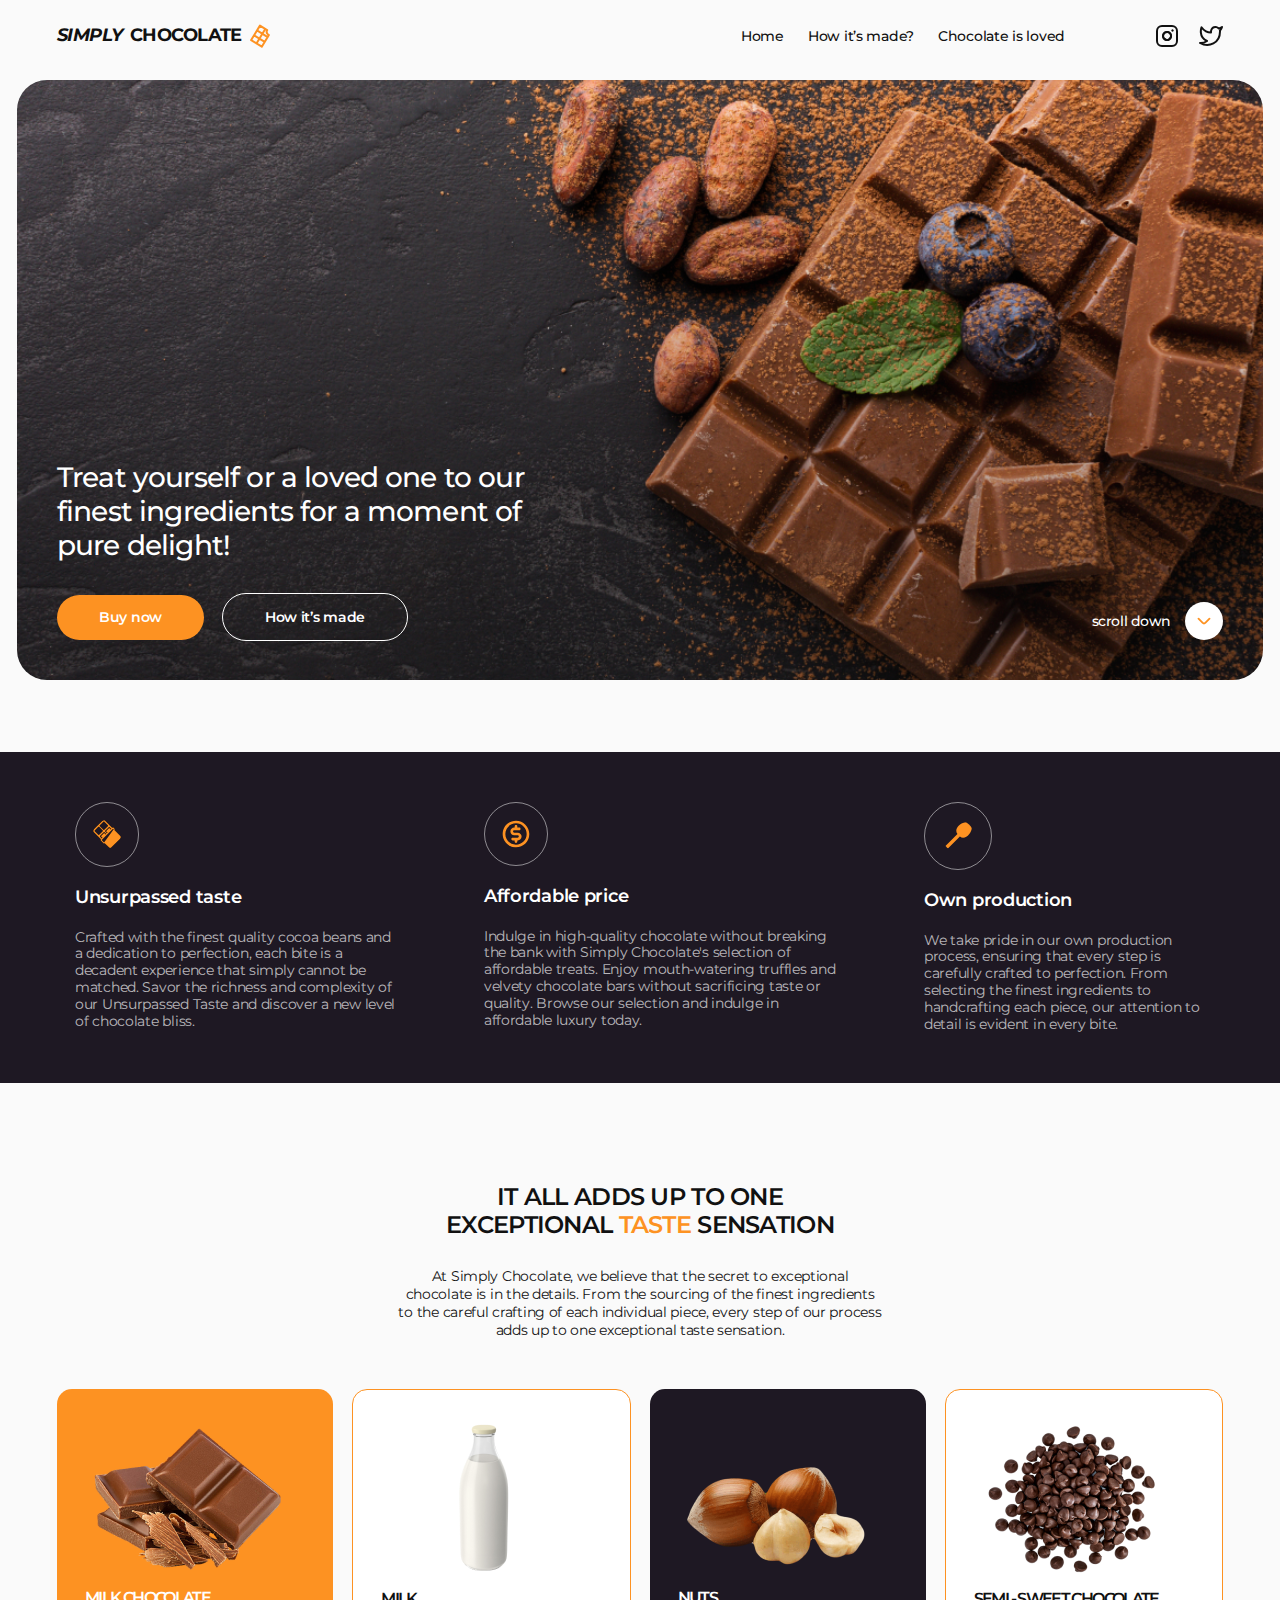
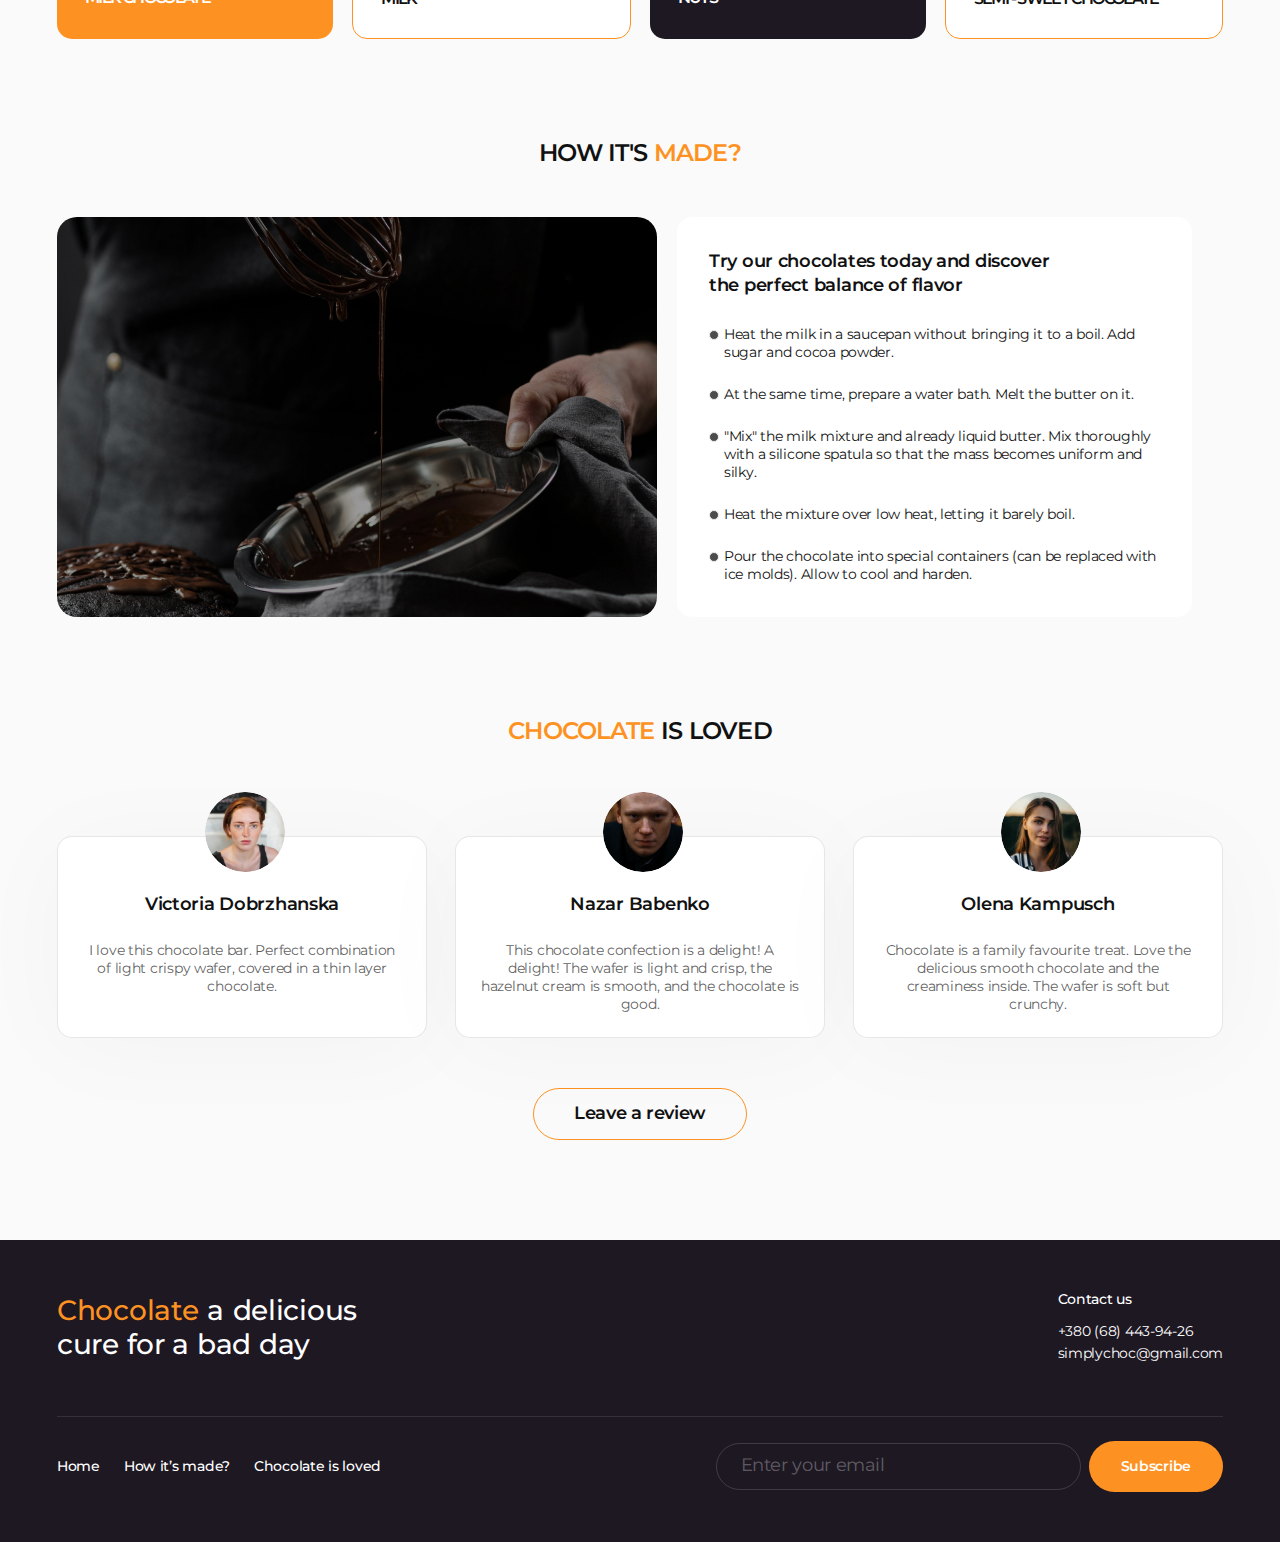
<file: index.html>
<!DOCTYPE html>
<html lang="en">
  <head>
    <meta charset="UTF-8" />
    <meta http-equiv="X-UA-Compatible" content="IE=edge" />
    <meta name="viewport" content="width=device-width, initial-scale=1.0" />
    <link rel="preconnect" href="https://fonts.googleapis.com" />
    <link rel="preconnect" href="https://fonts.gstatic.com" crossorigin />
    <link
      href="https://fonts.googleapis.com/css2?family=Montserrat:wght@400;500;600;700&display=swap"
      rel="stylesheet"
    />
    <title>Simply Chocolate</title>
    <link
      rel="stylesheet"
      href="https://cdnjs.cloudflare.com/ajax/libs/modern-normalize/2.0.0/modern-normalize.min.css"
      integrity="sha512-4xo8blKMVCiXpTaLzQSLSw3KFOVPWhm/TRtuPVc4WG6kUgjH6J03IBuG7JZPkcWMxJ5huwaBpOpnwYElP/m6wg=="
      crossorigin="anonymous"
      referrerpolicy="no-referrer"
    />
    <link rel="stylesheet" href="./css/style.css" />
  </head>
  <body>
    <header class="header">
      <div class="container header-container">
        <nav class="header-nav">
          <a href="./index.html" class="header-logo"
            ><span class="header-primary">SIMPLY</span> CHOCOLATE
            <img src="/images/logo.svg" alt="logo" width="24" height="24" />
          </a>
          <ul class="header-menu">
            <li class="header-menu-item">
              <a href="#home" class="header-menu-link">Home</a>
            </li>
            <li class="header-menu-item">
              <a href="#made" class="header-menu-link">How it’s made?</a>
            </li>
            <li class="header-menu-item">
              <a href="#loved" class="header-menu-link">Chocolate is loved</a>
            </li>
          </ul>
        </nav>
        <ul class="header-social">
          <li class="header-social-item">
            <a href="#" class="header-social-link">
              <img src="/images/instagram.svg" alt="insta" />
            </a>
          </li>
          <li class="header-social-item">
            <a href="#" class="header-social-link">
              <img src="/images/twitter.svg" alt="twitter" />
            </a>
          </li>
        </ul>
      </div>
    </header>

    <main>
      <section id="home" class="hero">
        <div class="container hero-container">
          <h1 class="hero-title">
            Treat yourself or a loved one to our finest ingredients for a moment
            of pure delight!
          </h1>
          <button type="button" class="hero-btn">Buy now</button>
          <a href="#made" class="hero-link">How it’s made</a>
          <a href="#footer" class="hero-scroll-link">
            <p class="hero-scroll-text">scroll down</p>
            <div class="scroll-bg">
              <svg
                class="hero-scroll-svg"
                width="14"
                height="8"
                viewBox="0 0 14 8"
                fill="none"
                xmlns="http://www.w3.org/2000/svg"
              >
                <path
                  d="M7.65085 5.2835C7.56563 5.36942 7.46425 5.43762 7.35254 5.48415C7.24084 5.53069 7.12102 5.55465 7.00001 5.55465C6.879 5.55465 6.75919 5.53069 6.64748 5.48415C6.53578 5.43762 6.43439 5.36942 6.34918 5.2835L2.15084 1.076C2.06562 0.990084 1.96424 0.921889 1.85253 0.875351C1.74083 0.828813 1.62102 0.804853 1.50001 0.804853C1.37899 0.804853 1.25918 0.828813 1.14748 0.875351C1.03577 0.921889 0.934387 0.990084 0.849171 1.076C0.678441 1.24775 0.582611 1.48008 0.582611 1.72225C0.582611 1.96442 0.678441 2.19675 0.849171 2.3685L5.05668 6.576C5.5723 7.09099 6.27126 7.38025 7.00001 7.38025C7.72877 7.38025 8.42772 7.09099 8.94335 6.576L13.1509 2.3685C13.3202 2.19776 13.4157 1.96731 13.4167 1.72684C13.4174 1.6062 13.3943 1.4866 13.3486 1.37492C13.303 1.26324 13.2358 1.16166 13.1509 1.076C13.0656 0.990084 12.9643 0.921889 12.8525 0.875351C12.7408 0.828813 12.621 0.804853 12.5 0.804853C12.379 0.804853 12.2592 0.828813 12.1475 0.875351C12.0358 0.921889 11.9344 0.990084 11.8492 1.076L7.65085 5.2835Z"
                  fill="#FD9222"
                />
              </svg>
            </div>
          </a>
        </div>
      </section>
      <section class="benefits">
        <div class="container">
          <h2 class="visually-hidden">Benefits</h2>
          <ul class="benefits-list">
            <li class="benefits-item">
              <img
                class="benefits-svg"
                src="/images/pros-1.svg"
                alt="Unsurpassed taste"
              />
              <h3 class="benefits-subtitle">Unsurpassed taste</h3>
              <p class="benefits-item-text">
                Crafted with the finest quality cocoa beans and a dedication to
                perfection, each bite is a decadent experience that simply
                cannot be matched. Savor the richness and complexity of our
                Unsurpassed Taste and discover a new level of chocolate bliss.
              </p>
            </li>
            <li class="benefits-item">
              <img
                class="benefits-svg"
                src="/images/pros-2.svg"
                alt="Affordable price"
              />
              <h3 class="benefits-subtitle">Affordable price</h3>
              <p class="benefits-item-text">
                Indulge in high-quality chocolate without breaking the bank with
                Simply Chocolate's selection of affordable treats. Enjoy
                mouth-watering truffles and velvety chocolate bars without
                sacrificing taste or quality. Browse our selection and indulge
                in affordable luxury today.
              </p>
            </li>
            <li class="benefits-item">
              <img
                class="benefits-svg"
                src="/images/pros-3.svg"
                alt="Own production"
              />
              <h3 class="benefits-subtitle">Own production</h3>
              <p class="benefits-item-text">
                We take pride in our own production process, ensuring that every
                step is carefully crafted to perfection. From selecting the
                finest ingredients to handcrafting each piece, our attention to
                detail is evident in every bite.
              </p>
            </li>
          </ul>
        </div>
      </section>
      <section class="products">
        <div class="container">
          <h2 class="products-title section-title">
            IT ALL ADDS UP TO ONE EXCEPTIONAL
            <span class="section-title-secondary">TASTE</span> SENSATION
          </h2>
          <p class="products-text">
            At Simply Chocolate, we believe that the secret to exceptional
            chocolate is in the details. From the sourcing of the finest
            ingredients to the careful crafting of each individual piece, every
            step of our process adds up to one exceptional taste sensation.
          </p>
          <ul class="products-list">
            <li class="products-item">
              <img src="/images/taste1.png" alt="Milk Chocolate" />
              <h3 class="products-subtitle light">Milk Chocolate</h3>
            </li>
            <li class="products-item">
              <img src="/images/taste2.png" alt="Milk" />
              <h3 class="products-subtitle dark">Milk</h3>
            </li>
            <li class="products-item">
              <img src="/images/taste3.png" alt="Nuts" />
              <h3 class="products-subtitle light">Nuts</h3>
            </li>
            <li class="products-item">
              <img src="/images/taste4.png" alt="Semi - Sweet Chocolate" />
              <h3 class="products-subtitle dark">Semi - Sweet Chocolate</h3>
            </li>
          </ul>
        </div>
      </section>
      <section id="made" class="made">
        <div class="container">
          <h2 class="made-title section-title">
            How It's <span class="section-title-secondary">Made?</span>
          </h2>
          <div class="made-wrapper">
            <img
              class="made-img"
              src="/images/made.jpg"
              alt="Made"
              width="600"
              height="400"
            />
            <div class="made-content">
              <p class="made-text">
                Try our chocolates today and discover the perfect balance of
                flavor
              </p>
              <ul class="made-list">
                <li class="made-item">
                  <p class="made-item-text">
                    Heat the milk in a saucepan without bringing it to a boil.
                    Add sugar and cocoa powder.
                  </p>
                </li>
                <li class="made-item">
                  <p class="made-item-text">
                    At the same time, prepare a water bath. Melt the butter on
                    it.
                  </p>
                </li>
                <li class="made-item">
                  <p class="made-item-text">
                    "Mix" the milk mixture and already liquid butter. Mix
                    thoroughly with a silicone spatula so that the mass becomes
                    uniform and silky.
                  </p>
                </li>
                <li class="made-item">
                  <p class="made-item-text">
                    Heat the mixture over low heat, letting it barely boil.
                  </p>
                </li>
                <li class="made-item">
                  <p class="made-item-text">
                    Pour the chocolate into special containers (can be replaced
                    with ice molds). Allow to cool and harden.
                  </p>
                </li>
              </ul>
            </div>
          </div>
        </div>
      </section>
      <section id="loved" class="loved">
        <div class="container">
          <h2 class="loved-title section-title">
            <span class="section-title-secondary">Chocolate</span> Is Loved
          </h2>
          <ul class="loved-list">
            <li class="loved-item">
              <img
                class="loved-img"
                src="/images/commendation-1.jpg"
                alt="commendation 1"
                width="80"
                height="80"
              />
              <h3 class="loved-subtitle">Victoria Dobrzhanska</h3>
              <p class="loved-item-text">
                I love this chocolate bar. Perfect combination of light crispy
                wafer, covered in a thin layer chocolate.
              </p>
            </li>
            <li class="loved-item">
              <img
                class="loved-img"
                src="/images/commendation-2.jpg"
                alt="commendation 2"
                width="80"
                height="80"
              />
              <h3 class="loved-subtitle">Nazar Babenko</h3>
              <p class="loved-item-text">
                This chocolate confection is a delight! A delight! The wafer is
                light and crisp, the hazelnut cream is smooth, and the chocolate
                is good.
              </p>
            </li>
            <li class="loved-item">
              <img
                class="loved-img"
                src="/images/commendation-3.jpg"
                alt="commendation 3"
                width="80"
                height="80"
              />
              <h3 class="loved-subtitle">Olena Kampusch</h3>
              <p class="loved-item-text">
                Chocolate is a family favourite treat. Love the delicious smooth
                chocolate and the creaminess inside. The wafer is soft but
                crunchy.
              </p>
            </li>
          </ul>
          <button type="button" class="loved-btn" data-modal-open>
            Leave a review
          </button>
        </div>
      </section>
    </main>
    <footer id="footer" class="footer">
      <div class="container">
        <div class="footer-wrapper">
          <p class="footer-title">
            <span class="footer-title-secondary">Chocolate</span> a delicious
            cure for a bad day
          </p>
          <div class="footer-contact-inner">
            <p class="footer-contact">Contact us</p>
            <address class="footer-address">
              <ul class="footer-address-list">
                <li class="footer-address-item">
                  <a class="footer-address-link" href="tel:+380684439426"
                    >+380 (68) 443-94-26</a
                  >
                </li>
                <li class="footer-address-item">
                  <a
                    class="footer-address-link"
                    href="mailto:simplychoc@gmail.com"
                    >simplychoc@gmail.com</a
                  >
                </li>
              </ul>
            </address>
          </div>
        </div>
        <nav class="footer-nav">
          <ul class="footer-menu">
            <li class="footer-menu-item">
              <a class="footer-menu-link" href="#home">Home</a>
            </li>
            <li class="footer-menu-item">
              <a class="footer-menu-link" href="#made">How it’s made?</a>
            </li>
            <li class="footer-menu-item">
              <a class="footer-menu-link" href="#loved">Chocolate is loved</a>
            </li>
          </ul>
          <input
            class="footer-input"
            type="email"
            placeholder="Enter your email"
          />
          <button class="footer-btn" type="submit">Subscribe</button>
        </nav>
      </div>
    </footer>

    <div class="backdrop is-hidden" data-modal>
      <div class="modal">
        <button class="modal-btn" type="button" data-modal-close>
          <svg class="modal-cross" width="8" height="8">
            <use href="./images/cross.svg#cross"></use>
          </svg>
        </button>

        <p class="modal-title section-title">
          LEAVE A REVIEW ABOUT
          <span class="footer-title-secondary">OUR CHOCOLATE</span>
        </p>

        <form action="" class="modal-form">
          <input
            type="text"
            name="user-name"
            class="modal-input"
            placeholder="Name"
            required
          />
          <input
            type="email"
            name="user-email"
            class="modal-input"
            placeholder="Email"
          />
          <input
            type="tel"
            name="user-tel"
            class="modal-input"
            placeholder="Phone Number"
            required
          />
          <textarea
            name="modal-text"
            class="modal-textarea"
            placeholder="Enter text"
          ></textarea>
          <input
            type="checkbox"
            name="policy"
            class="input-check"
            id="privacy"
            value="true"
          />
          <button class="modal-submit">Send</button>
        </form>
      </div>
    </div>

    <script src="./js/modal.js"></script>
  </body>
</html>
</file>
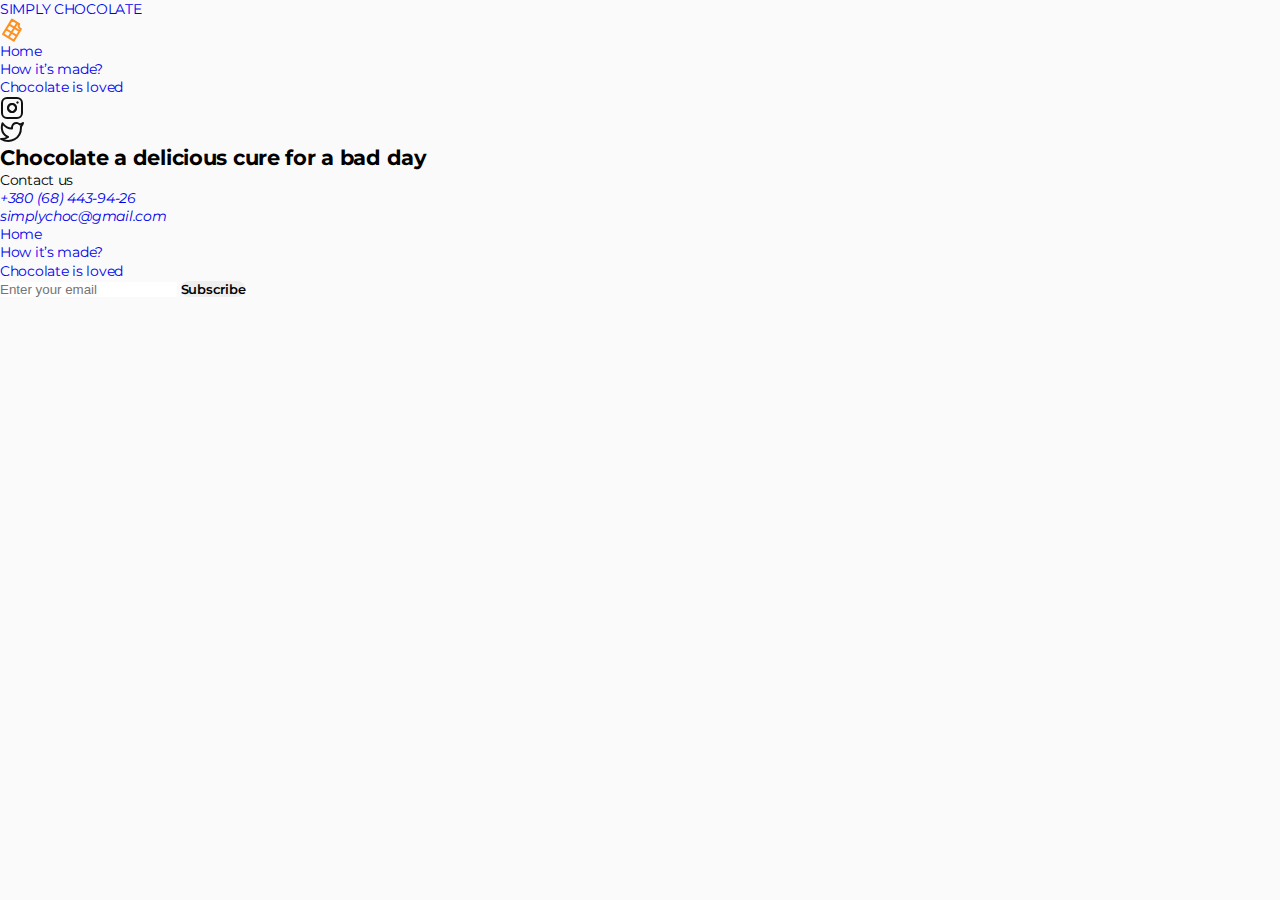
<file: portfolio.html>
<!DOCTYPE html>
<html lang="en">
  <head>
    <meta charset="UTF-8" />
    <meta http-equiv="X-UA-Compatible" content="IE=edge" />
    <meta name="viewport" content="width=device-width, initial-scale=1.0" />
    <link rel="preconnect" href="https://fonts.googleapis.com" />
    <link rel="preconnect" href="https://fonts.gstatic.com" crossorigin />
    <link
      href="https://fonts.googleapis.com/css2?family=Montserrat:wght@400;500;600;700&display=swap"
      rel="stylesheet"
    />
    <title>Simply Chocolate</title>
    <link
      rel="stylesheet"
      href="https://cdnjs.cloudflare.com/ajax/libs/modern-normalize/2.0.0/modern-normalize.min.css"
      integrity="sha512-4xo8blKMVCiXpTaLzQSLSw3KFOVPWhm/TRtuPVc4WG6kUgjH6J03IBuG7JZPkcWMxJ5huwaBpOpnwYElP/m6wg=="
      crossorigin="anonymous"
      referrerpolicy="no-referrer"
    />
    <link rel="stylesheet" href="./css/style.css" />
  </head>
  <body>
    <header>
      <nav>
        <a href="/index.html"
          >SIMPLY CHOCOLATE
          <img src="/images/logo.svg" alt="logo" width="24" height="24" />
        </a>
        <ul>
          <li><a href="#home">Home</a></li>
          <li><a href="#made">How it’s made?</a></li>
          <li><a href="#loved">Chocolate is loved</a></li>
        </ul>
        <ul>
          <li>
            <a href="#">
              <img src="/images/instagram.svg" alt="insta" />
            </a>
          </li>
          <li>
            <a href="#">
              <img src="/images/twitter.svg" alt="twitter" />
            </a>
          </li>
        </ul>
      </nav>
    </header>

    <main></main>

    <footer id="footer">
      <h2><span>Chocolate</span> a delicious cure for a bad day</h2>
      <p>Contact us</p>
      <address>
        <ul>
          <li>
            <a href="tel:+380684439426">+380 (68) 443-94-26</a>
          </li>
          <li>
            <a href="mailto:simplychoc@gmail.com">simplychoc@gmail.com</a>
          </li>
        </ul>
      </address>
      <nav>
        <ul>
          <li><a href="./index.html">Home</a></li>
          <li><a href="#made">How it’s made?</a></li>
          <li><a href="#loved">Chocolate is loved</a></li>
        </ul>
        <input type="email" placeholder="Enter your email" />
        <button type="submit">Subscribe</button>
      </nav>
    </footer>
  </body>
</html>
</file>
<file: css/style.css>
body {
  font-family: "Montserrat", sans-serif;
  font-style: normal;
  font-weight: 400;
  font-size: 14px;
  line-height: 1.29;
  letter-spacing: -0.02em;
  background: #fafafa;
}

:root {
  --transition: 250ms linear;
}

* {
  padding: 0;
  margin: 0;
  border: 0;
}

a {
  text-decoration: none;
}

ul {
  list-style: none;
}

img {
  display: block;
}

button {
  font-family: inherit;
  font-weight: 600;
  font-style: normal;
  line-height: 1.21;
  letter-spacing: -0.02em;
  border-radius: 100px;
  cursor: pointer;
}

:root {
  --titleColor: #ffffff;
}

.container {
  margin: 0 auto;
  max-width: 1166px;
  padding: 0 15px;
}

.section-title {
  font-weight: 600;
  font-size: 24px;
  line-height: 1.17;
  text-align: center;
  letter-spacing: -0.03em;
  text-transform: uppercase;
  color: #111111;
}

.section-title-secondary {
  color: #fd9222;
}

/*! ----HEADER---- */

.header {
  padding: 24px 0 32px;
}

.header-container {
  display: flex;
  align-items: center;
}

.header-nav {
  display: flex;
  align-items: center;
  justify-content: space-between;
  flex-grow: 1;
}

.header-logo {
  display: flex;
  gap: 6px;
  align-items: center;
  font-weight: 700;
  font-size: 18px;
  line-height: 1.11;
  letter-spacing: -0.03em;
  color: #111111;
}

.header-primary {
  font-style: italic;
}

.header-menu {
  display: flex;
  align-items: center;
  gap: 24px;
}

.header-menu-link {
  padding: 28px 0 36px;
  font-weight: 500;
  line-height: 1.14;
  color: #111111;
}

.header-menu-link:hover,
.header-menu-link:focus {
  color: #fd9222;
}

.header-social {
  margin-left: 90px;
  display: flex;
  gap: 20px;
}

/*! ----HERO---- */

.hero {
  padding-bottom: 72px;
}

.hero-container {
  position: relative;
  padding: 381px 40px 40px;
  background-image: url(/images/main-background.jpg);
  background-position: center;
  background-repeat: no-repeat;
  background-size: cover;
  border-radius: 30px;
}

.hero-title {
  margin-bottom: 32px;
  max-width: 480px;
  font-weight: 500;
  font-size: 28px;
  line-height: 1.21;
  letter-spacing: -0.03em;
  color: #ffffff;
}

.hero-btn {
  margin-right: 14px;
  padding: 14px 42px;
  font-size: 14px;
  color: #ffffff;
  background: #fd9222;
}

.hero-link {
  padding: 14px 42px;
  font-style: normal;
  font-weight: 600;
  line-height: 1.21;
  color: #ffffff;
  background: transparent;
  border: 1px solid #ffffff;
  border-radius: 100px;
}

.hero-scroll-link {
  display: flex;
  align-items: center;
  gap: 14px;
  position: absolute;
  bottom: 40px;
  right: 40px;
  font-weight: 500;
  letter-spacing: -0.03em;
  color: #ffffff;
}

.scroll-bg {
  display: flex;
  align-items: center;
  justify-content: center;
  width: 38px;
  height: 38px;
  background: #ffffff;
  transform: matrix(0, 1, 1, 0, 0, 0);
  border-radius: 50%;
  transform: rotate(0deg);
}

/*! ----BENEFITS---- */

.benefits {
  padding: 50px 0;
  background: #1e1823;
}

.visually-hidden {
  position: absolute;
  width: 1px;
  height: 1px;
  margin: -1px;
  border: 0;
  padding: 0;

  white-space: nowrap;
  clip-path: inset(100%);
  clip: rect(0 0 0 0);
  overflow: hidden;
}

.benefits-list {
  padding: 0 18px;
  display: flex;
  gap: 88px;
}

.benefits-item {
  width: calc((100% - 176) / 3);
}

.benefits-svg {
  padding: 17px;
  /* display: flex;
  align-items: center;
  justify-content: center; */
  border: 1px solid rgba(255, 255, 255, 0.5);
  border-radius: 365px;
}

.benefits-subtitle {
  margin: 20px 0;
  font-weight: 600;
  font-size: 18px;
  line-height: 1.22;
  color: #ffffff;
}

.benefits-item-text {
  line-height: 1.21;
  color: rgba(255, 255, 255, 0.7);
}

/*! ------PRODUCTS------ */

.products {
  padding: 100px 0;
}

.products-title {
  margin: 0 auto;
  max-width: 411px;
}

.products-text {
  margin: 28px auto 50px;
  max-width: 486px;
  text-align: center;
  color: #111111;
}

.products-list {
  display: flex;
  gap: 19px;
}

.products-item {
  width: calc((100% - 57px) / 4);
  border-radius: 15px;
  padding: 28px 36px 28px 28px;
}

.products-item:first-child {
  background: #fd9222;
}

.products-item:nth-child(2n) {
  background: #ffffff;
  border: 1px solid #fd9222;
}

.products-item:nth-child(3) {
  background: #1e1823;
}

.products-subtitle {
  margin-top: 10px;
  font-weight: 600;
  text-transform: uppercase;
  letter-spacing: -0.1em;
}

.products-subtitle.light {
  color: var(--titleColor);
}

.products-subtitle.dark {
  color: #111111;
}

/*! ------MADE------ */

.made {
  padding-bottom: 100px;
}

.made-title {
  margin-bottom: 50px;
}

.made-wrapper {
  display: flex;
  gap: 20px;
}

.made-img {
  border-radius: 20px;
}

.made-content {
  padding: 32px;
  background: #ffffff;
  border-radius: 15px;
}

.made-text {
  margin-bottom: 28px;
  max-width: 350px;
  font-weight: 600;
  font-size: 18px;
  line-height: 24px;
  color: #111111;
}

.made-list {
  max-width: 452px;
}

.made-item {
  padding-left: 15px;
  position: relative;
  max-width: 436px;
}

.made-item:not(:last-child) {
  margin-bottom: 24px;
}

.made-item:before {
  display: block;
  content: "";
  position: absolute;
  left: 0;
  top: 5px;
  width: 8px;
  height: 8px;
  background: #4c4c4c;
  border: 1px solid #eceded;
  border-radius: 50%;
}

.made-item-text {
  color: #111111;
}

/*! ------LOVED------ */

.loved {
  padding-bottom: 100px;
}

.loved-title {
  margin-bottom: 91px;
}

.loved-list {
  margin-bottom: 50px;
  display: flex;
  gap: 28px;
}

.loved-item {
  position: relative;
  padding: 56px 24px 24px 24px;
  width: calc((100% - 56px) / 3);
  background: #ffffff;
  border: 1px solid rgba(17, 17, 17, 0.1);
  box-shadow: 0px 9.04932px 100px rgba(17, 17, 17, 0.03);
  border-radius: 15px;
}

.loved-img {
  position: absolute;
  top: -45px;
  left: 40%;
  border-radius: 50%;
}

.loved-subtitle {
  margin-bottom: 24px;
  font-weight: 600;
  font-size: 18px;
  line-height: 1.33;
  text-align: center;
  color: #111111;
}

.loved-item-text {
  text-align: center;
  color: rgba(17, 17, 17, 0.7);
}

.loved-btn {
  display: block;
  margin: 0 auto;
  padding: 14px 40px;
  font-size: 18px;
  color: #111111;
  border: 1px solid #fd9222;
  background-color: transparent;
}

/*! ------FOOTER------ */

.footer {
  padding: 50px 32px;
  background: #1e1823;
}

.footer-wrapper {
  margin-bottom: 24px;
  padding-bottom: 50px;
  display: flex;
  align-items: center;
  justify-content: space-between;
  border-bottom: 1px solid rgba(255, 255, 255, 0.1);
}

.footer-title {
  max-width: 300px;
  text-align: justify;
  font-weight: 500;
  font-size: 28px;
  line-height: 1.21;
  color: #ffffff;
}

.footer-title-secondary {
  color: #fd9222;
}

.footer-contact {
  margin-bottom: 14px;
  font-weight: 500;
  color: #ffffff;
}

.footer-address {
  font-style: normal;
}

.footer-address-item {
  margin-bottom: 4px;
}

.footer-address-link {
  text-align: center;
  color: #ffffff;
}

.footer-nav {
  display: flex;
  align-items: center;
}

.footer-menu {
  display: flex;
  gap: 24px;
  flex-grow: 1;
}

.footer-menu-link {
  font-weight: 500;
  line-height: 1.14;
  color: #ffffff;
}

.footer-input {
  padding: 15px 24px;
  width: 315px;
  border: 1.5px solid rgba(255, 255, 255, 0.15);
  border-radius: 30px;
  background: transparent;
  color: #ffffff;
}

.footer-input::placeholder {
  font-family: "Montserrat";
  font-style: normal;
  font-size: 18px;
  line-height: 1.22;
  letter-spacing: -0.02em;
  color: rgba(255, 255, 255, 0.3);
}

.footer-btn {
  margin-left: 8px;
  padding: 17px 32px;
  font-size: 14px;
  color: #ffffff;
  background: #fd9222;
}

/** MODAL */

.backdrop {
  position: fixed;
  top: 0;
  left: 0;
  width: 100%;
  height: 100%;
  background-color: rgba(46, 47, 66, 0.4);
  z-index: 2;
  transition: opacity var(--transition), visibility var(--transition);
}

.backdrop.is-hidden .modal {
  transform: translate(-50%, -50%) scale(0);
}

.is-hidden {
  visibility: hidden;
  opacity: 0;
  pointer-events: none;
}

.modal {
  position: absolute;
  top: 50%;
  left: 50%;
  padding: 40px;
  width: 517px;
  min-height: 628px;
  background: #e9e9e9;
  border-radius: 15px;
  transform: translate(-50%, -50%) scale(1);
  transition: transform var(--transition);
}

.modal-btn {
  display: flex;
  align-items: center;
  justify-content: center;
  position: absolute;
  right: 24px;
  top: 24px;
  width: 24px;
  height: 24px;
  background-color: transparent;
  border-radius: 50%;
  cursor: pointer;
  background: #e7e9fc;
  border: 1px solid rgba(0, 0, 0, 0.1);
  transition: background-color var(--transition);
}

.modal-btn:hover,
.modal-btn:focus {
  background-color: var(--activeLink);
  border: none;
}

.modal-btn:hover .modal-cross,
.modal-btn:focus .modal-cross {
  fill: var(--activeBtn);
}

.modal-cross {
  transition: fill var(--transition);
}

.modal-input {
  width: 100%;
  height: 68px;
}

.modal-input::placeholder {
  font-style: 18px;
  line-height: 1.22;
  letter-spacing: -0.02em;
}

.modal-submit {
  padding: 14px 40px;
  width: 117px;
  height: 45px;
  color: #ffffff;
  background: #fd9222;
  border-radius: 100px;
}
</file>
